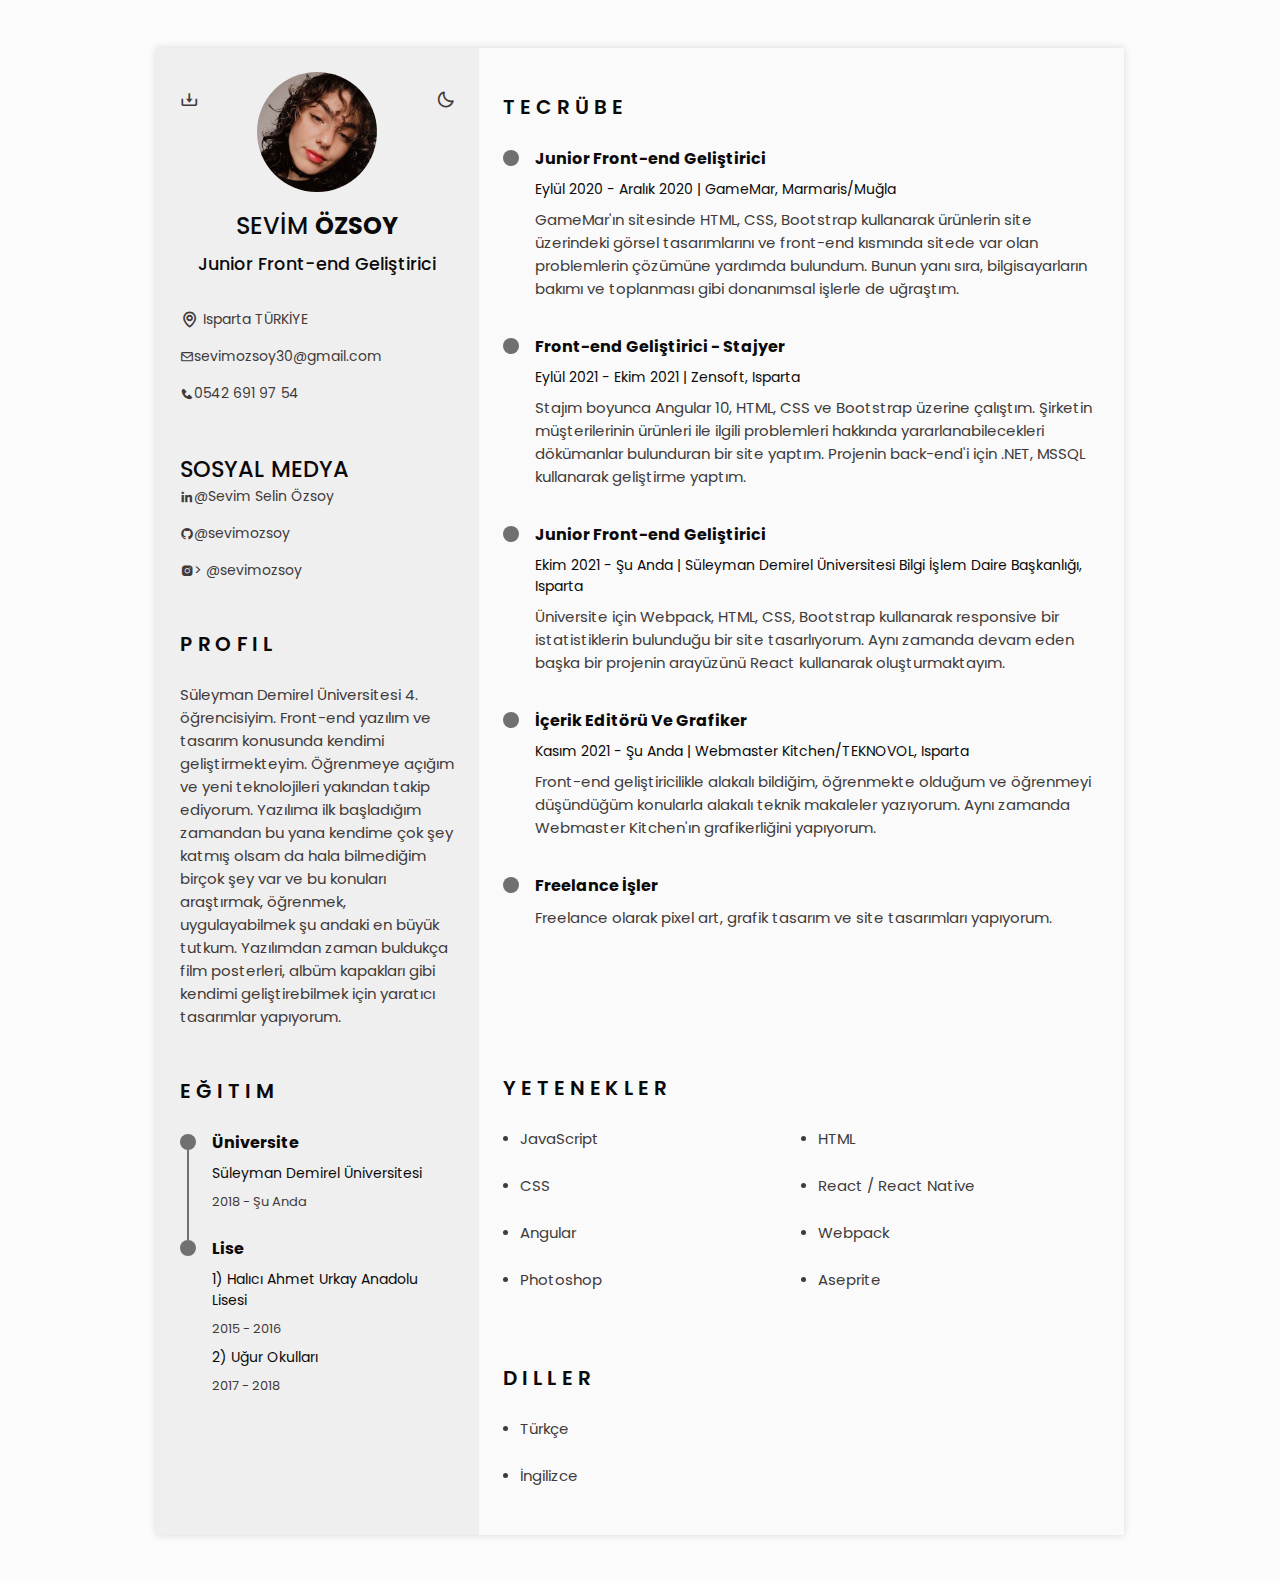
<file: index.html>
<!DOCTYPE html>

<html lang="en">

<head>
    <meta charset="UTF-8">
    <meta name="viewport" content="width=device-width, initial-scale=1.0">

    <!--========== BOX ICONS ==========-->
    <link rel="stylesheet" href="https://cdn.jsdelivr.net/npm/boxicons@latest/css/boxicons.min.css">
    <!-- https://boxicons.com-->


    <!--========== CSS ==========-->
    <link rel="stylesheet" href="assets/css/styles.css">
    <!-- gorunumu iceren dosyanın linkini burdan cekecek-->

    <title>Responsive resume cv</title>
</head>

<body>
    <!--========== HEADER ==========-->
    <header class="l-header" id="header">
        <nav class="nav bd-container">
            <a href="#" class="nav__logo">Sevim</a>

            <div class="nav__menu" id="nav-menu">
                <ul class="nav__list">
                    <li class="nav__item">
                        <a href="#home" class="nav__link active-link">
                            <i class='bx bx-home-alt nav__icon'></i>Home
                        </a>
                    </li>

                    <li class="nav__item">
                        <a href="#profile" class="nav__link">
                            <i class='bx bx-user-pin'></i>Profile
                        </a>
                    </li>

                    <li class="nav__item">
                        <a href="#education" class="nav__link">
                            <i class='bx bx-book'></i>Education
                        </a>
                    </li>

                    <li class="nav__item">
                        <a href="#skills" class="nav__link">
                            <i class='bx bx-list-check'></i>Skills
                        </a>
                    </li>

                    <li class="nav__item">
                        <a href="#experience" class="nav__link">
                            <i class='bx bx-briefcase'></i>Experience
                        </a>
                    </li>
                </ul>
            </div>
            <div class="nav__toggle" id="nav-toggle">
                <i class='bx bx-grid-alt'></i>
            </div>
        </nav>

    </header>

    <main class="l-main bd-container">
        <!-- All elements within this div, is generated in PDF -->
        <div class="resume" id="area-cv">
            <div class="resume__left">
                <!--========== HOME ==========-->
                <section class="home" id="home">
                    <div class="home_container section bd-grid">
                        <div class="home__data bd-grid">
                            <img src="assets/img/image0.jpg" alt="" class="home__img">
                            <h1 class="home__title"> SEVİM <b> ÖZSOY</b> </h1>
                            <h3 class="home__proffesion"> Junior Front-end Geliştirici</h3>

                            <!-- Button to generate and download the pdf. Available for desktop. -->
                            <div>
                                <a download="" href="assets/pdf/ResumeCv.pdf" class="home__button-movil">Download</a>
                            </div>
                        </div>

                        <div class="home__address bd-grid">
                            <span class="home__information">
                                <i class='bx bx-map home__icon'></i> Isparta TÜRKİYE
                            </span>

                            <span class="home__information">
                                <i class='bx bx-envelope'></i> sevimozsoy30@gmail.com
                            </span>

                            <span class="home__information">
                                <i class='bx bxs-phone'></i></i> 0542 691 97 54
                            </span>
                        </div>

                    </div>
                    <!-- Theme change button -->
                    <i class='bx bx-moon change-theme' title="Theme" id="theme-button"></i>

                    <i class='bx bx-download generate-pdf' title="Generate PDF" id="resume-button"></i>

                </section>

                <!--========== SOCIAL ==========-->
                <section class="social section">
                    <h2 class="section-tittle">SOSYAL MEDYA</h2>

                    <div class="social__container bd-grid">
                        <a href="https://www.linkedin.com/in/sevimözsoy/" target="_blank" class="social__link">
                            <i class='bx bxl-linkedin social_icon'></i> @Sevim Selin Özsoy
                        </a>
                        <a href="https://github.com/sevimozsoy" target="_blank" class="social__link">
                            <i class='bx bxl-github social_icon'></i> @sevimozsoy
                        </a>
                        <a href="https://www.instagram.com/mustkilldrowners/" target="_blank" class="social__link">
                            <i class='bx bxl-instagram-alt'></i>> @sevimozsoy
                        </a>
                    </div>
                </section>

                <!--========== PROFILE ==========-->
                <section class="profile section" id="profile">
                    <h2 class="section-title">Profil</h2>

                    <p class="profile__description">Süleyman Demirel Üniversitesi 4. öğrencisiyim. Front-end yazılım ve tasarım konusunda kendimi geliştirmekteyim. Öğrenmeye açığım ve yeni teknolojileri yakından takip ediyorum. Yazılıma ilk başladığım zamandan bu yana kendime çok şey katmış olsam da hala bilmediğim birçok şey var ve bu konuları araştırmak, öğrenmek, uygulayabilmek şu andaki en büyük tutkum. Yazılımdan zaman buldukça film posterleri, albüm kapakları gibi kendimi geliştirebilmek için yaratıcı tasarımlar yapıyorum.</p>
                </section>

                <!--========== EDUCATION ==========-->
                <section class="education section" id="education">
                    <h2 class="section-title">Eğitim</h2>
                    <div class="education__container bd-grid">
                        <div class="education__container bd-grid">
                            <div class="education__content">
                                <div class="education__time">
                                    <span class="education__rounder"></span>
                                    <span class="education__line"></span>
                                </div>

                                <div class="education__data bd-grid">
                                    <h3 class="education__title">Üniversite</h3>
                                    <span class="education__studies">Süleyman Demirel Üniversitesi</span>
                                    <span class="education__year">2018 - Şu Anda</span>
                                </div>
                            </div>
                        </div>

                        <div class="education__container bd-grid">
                            <div class="education__content">
                                <div class="education__time">
                                    <span class="education__rounder"></span>
                                    <!-- <span class="education__line"></span> -->
                                </div>

                                <div class="education__data bd-grid">
                                    <h3 class="education__title">Lise</h3>
                                    <span class="education__studies"> 1) Halıcı Ahmet Urkay Anadolu Lisesi</span>
                                    <span class="education__year">2015 - 2016</span>
                                    <span class="education__studies">2) Uğur Okulları</span>
                                    <span class="education__year">2017 - 2018</span>
                                </div>
                            </div>
                        </div>

                    </div>
                </section>


                <!--========== SKILLS  ==========-->


            </div>

            <div class="resume__right">
                <!--========== EXPERIENCE ==========-->
                <div style="margin:20px"></div>
                <section class="experience section" id="experience">
                    <h2 class="section-title">Tecrübe</h2>
                    <div class="experience__container bd-grid">
                        <div class="experience__content">
                            <div class="experience__time">
                                <span class="experience__rounder"></span>
                                <span class="experience__line"></span>
                            </div>

                            <div class="experience__data bd-grid">
                                <h3 class="experience__title">Junior Front-end Geliştirici</h3>
                                <span class="experience__company"> Eylül 2020 - Aralık 2020 | GameMar, Marmaris/Muğla</span>
                                <p class="experience__description">GameMar'ın sitesinde HTML, CSS, Bootstrap kullanarak ürünlerin site üzerindeki görsel tasarımlarını ve front-end kısmında sitede var olan problemlerin çözümüne yardımda bulundum. Bunun yanı sıra, bilgisayarların bakımı ve toplanması gibi donanımsal işlerle de uğraştım.</p>
                            </div>
                            
                        </div>
                        <div style="margin: 5px"></div>  
                    </div>
                    <div class="experience__container bd-grid">
                        <div class="experience__content">
                            <div class="experience__time">
                                <span class="experience__rounder"></span>
                                <span class="experience__line"></span>
                            </div>

                            <div class="experience__data bd-grid">
                                <h3 class="experience__title">Front-end Geliştirici - Stajyer</h3>
                                <span class="experience__company"> Eylül 2021 - Ekim 2021 | Zensoft, Isparta</span>
                                <p class="experience__description">Stajım boyunca Angular 10, HTML, CSS ve Bootstrap üzerine çalıştım. Şirketin müşterilerinin ürünleri ile ilgili problemleri hakkında yararlanabilecekleri dökümanlar bulunduran bir site yaptım. Projenin back-end'i için .NET, MSSQL kullanarak geliştirme yaptım.</p>
                            </div>
                            
                        </div>  
                        <div style="margin: 5px"></div>
                    </div>
                    <div class="experience__container bd-grid">
                        <div class="experience__content">
                            <div class="experience__time">
                                <span class="experience__rounder"></span>
                                <span class="experience__line"></span>
                            </div>

                            <div class="experience__data bd-grid">
                                <h3 class="experience__title">Junior Front-end Geliştirici</h3>
                                <span class="experience__company">Ekim 2021 - Şu Anda | Süleyman Demirel Üniversitesi Bilgi İşlem Daire Başkanlığı, Isparta</span>
                                <p class="experience__description">Üniversite için Webpack, HTML, CSS, Bootstrap kullanarak responsive bir istatistiklerin bulunduğu bir site tasarlıyorum. Aynı zamanda devam eden başka bir projenin arayüzünü React kullanarak oluşturmaktayım.</p>
                            </div>                            
                        </div>  
                        <div style="margin: 5px"></div>
                    </div>
                    <div class="experience__container bd-grid">
                        <div class="experience__content">
                            <div class="experience__time">
                                <span class="experience__rounder"></span>
                                <span class="experience__line"></span>
                            </div>

                            <div class="experience__data bd-grid">
                                <h3 class="experience__title">İçerik Editörü Ve Grafiker</h3>
                                <span class="experience__company">Kasım 2021 - Şu Anda | Webmaster Kitchen/TEKNOVOL, Isparta</span>
                                <p class="experience__description">Front-end geliştiricilikle alakalı bildiğim, öğrenmekte olduğum ve öğrenmeyi düşündüğüm konularla alakalı teknik makaleler yazıyorum. Aynı zamanda Webmaster Kitchen'ın grafikerliğini yapıyorum.</p>
                            </div>   
                        </div>
                        <div style="margin: 5px"></div>  
                    </div>
                    <div class="experience__container bd-grid">
                        <div class="experience__content">
                            <div class="experience__time">
                                <span class="experience__rounder"></span>
                                <span class="experience__line"></span>
                            </div>

                            <div class="experience__data bd-grid">
                                <h3 class="experience__title">Freelance İşler</h3>
                                <p class="experience__description">Freelance olarak pixel art, grafik tasarım ve site tasarımları yapıyorum.</p>
                            </div>   
                        </div>  
                    </div>
                </section>

                <!--========== CERTIFICATES ==========-->
                <section class="certificate section" id="certificates">

                </section>

                <!--========== REFERENCES ==========-->
                <section class="references section" id="references">

                </section>

                <!--========== LANGUAGES ==========-->
                <section class="languages section">
                    <h2 class="section-title">YETENEKLER</h2>

                    <div class="languages__container">
                        <ul class="languages__content bd-grid">
                            <li class="languages__name">
                                <span class="languages__circle"></span> JavaScript
                            </li>
                            <li class="languages__name">
                                <span class="languages__circle"></span> HTML
                            </li>
                            <li class="languages__name">
                                <span class="languages__circle"></span> CSS
                            </li>
                            <li class="languages__name">
                                <span class="languages__circle"></span> React / React Native
                            </li>
                            <li class="languages__name">
                                <span class="languages__circle"></span> Angular
                            </li>
                            <li class="languages__name">
                                <span class="languages__circle"></span> Webpack
                            </li>
                            <li class="languages__name">
                                <span class="languages__circle"></span> Photoshop
                            </li>
                            <li class="languages__name">
                                <span class="languages__circle"></span> Aseprite
                            </li>
                        </ul>
                    </div>
                </section>

                <section class="skills section" id="skills">
                    <h2 class="section-title">Diller</h2>
                    <div class="skills__content bd-grid">
                        <ul class="skills__data">
                            <li class="skills__name">
                                <span class="skills__circle"></span> Türkçe
                            </li>
                            <li class="skills__name">
                                <span class="skills__circle"></span> İngilizce
                            </li>
                        </ul>


                        </ul>
                    </div>
                </section>

            </div>
        </div>
    </main>

    <!--========== SCROLL TOP ==========-->
    <a href="#" class="scrolltop" id="scroll-top">
        <i class='bx bx-up-arrow-alt scrolltop__icon'></i>
    </a>

    <!--========== HTML2PDF ==========-->
    <script src="assets/js/html2pdf.bundle.min.js"></script>

    <!--========== MAIN JS ==========-->
    <script src="assets/js/main.js"></script>
</body>

</html>
</file>
<file: assets/css/styles.css>
/*===== GOOGLE FONTS =====*/

@import url('https://fonts.googleapis.com/css2?family=Poppins:wght@400;500;600&display=swap');

/*font kismi*/


/*===== VARIABLES CSS =====*/

:root {
    --header-height: 3rem;
    /*========== Colors ==========*/
    --title-color: #0B0A0A;
    --text-color: #403A3A;
    --text-color-light: #707070;
    --container-color: #FAFAFA;
    --container-color-alt: #F0EFEF;
    --body-color: #FCFCFC;
    /*========== Font and typography ==========*/
    --body-font: 'Poppins', sans-serif;
    --h1-font-size: 1.5rem;
    --h2-font-size: 1.25rem;
    --h3-font-size: 1rem;
    --normal-font-size: .938rem;
    --small-font-size: .875rem;
    --smaller-font-size: .813rem;
    /*========== Font weight ==========*/
    --font-medium: 500;
    --font-semi-bold: 600;
    /*========== Margins ==========*/
    /*margins are used to crate space around elements outside
	any defined borders*/
    --mb-1: .5rem;
    --mb-2: 1rem;
    --mb-3: 1.5rem;
    /*========== z index ==========*/
    --z-tooltip: 10;
    --z-fixed: 100;
}


/*========== BASE ==========*/

*,
::before,
::after {
    box-sizing: border-box
}

html {
    scroll-behavior: smooth;
}


/*========== Variables Dark theme ==========*/

body.dark-theme {
    --title-color: #f2f2f2;
    --text-color: #bfbfbf;
    --container-color: #212121;
    --container-color-alt: #181616;
    --body-color: #2b2b2b;
}


/*========== Button Dark/Light ==========*/

.change-theme {
    position: absolute;
    right: 0;
    top: 2.2em;
    display: flex;
    color: var(--text-color);
    font-size: 1.2rem;
    cursor: pointer;
}

.change-theme:hover {
    color: var(--title-color);
}


/*========== Font size variables to scale cv ==========*/

body.scale-cv {
    --h1-font-size: .938rem;
    --h2-font-size: .938rem;
    --h3-font-size: .875rem;
    --normal-font-size: .813rem;
    --small-font-size: .75rem;
    --smaller-font-size: .688rem;
}


/*========== Generate PDF button ==========*/

.generate-pdf {
    display: none;
    position: absolute;
    top: 2.2em;
    left: 0;
    font-size: 1.2rem;
    color: var(--text-color);
    cursor: pointer;
}

.generate-pdf:hover {
    color: var(--title-color);
}


/*========== Classes modified to reduce size and print on A4 sheet ==========*/

.scale-cv .change-theme,
.scale-cv .generate-pdf {
    display: none;
}

.scale-cv .bd-container {
    max-width: 595px;
}

.scale-cv .section {
    padding: 1.5rem 0 .80rem;
}

.scale-cv .section-title {
    margin-bottom: .75rem;
}

.scale-cv .resume__left,
.scale-cv .resume__right {
    padding: 0 1rem;
}

.scale-cv .home__img {
    width: 90px;
    height: 90px;
}

.scale-cv .home__container {
    gap: 1.5em;
}

.scale-cv .home__data {
    gap: .25rem;
}

.scale-cv .home__address,
.scale-cv .social__container {
    gap: .75rem;
}

.scale-cv.home__icon,
.scale-cv .social__icon,
.scale-cv .interests__icon {
    font-size: 1rem;
}

.scale-cv .education__container,
.scale-cv .experience__container {
    gap: 1rem;
}

.scale-cv.education__time,
.scale-cv .experience__time {
    padding-right: .5rem;
}

.scale-cv .education__rounder,
.scale-cv .experience__rounder {
    width: 11px;
    height: 11px;
    margin-top: .22rem;
}

.scale-cv .education__line {
    /* .scale-cv .experience__line */
    width: 1px;
    height: 110%;
    transform: translate(5px, 0);
}

.scale-cv .education__data,
.scale-cv .experience__data {
    gap: .25rem;
}

.scale-cv .skills__name {
    margin-bottom: var(--mb-1);
}

.scale-cv .interests__container {
    column-gap: 2.5rem;
}


/*to make print look good its body in a different marging themeother propities is same 
	as body*/

body {
    margin: 0 0 var(--header-height) 0;
    padding: 0;
    font-family: var(--body-font);
    font-size: var(--normal-font-size);
    background-color: var(--body-color);
    color: var(--text-color);
}

h1,
h2,
h3,
ul,
p {
    margin: 0;
}

h1,
h2,
h3 {
    color: var(--title-color);
    font-weight: var(--font-medium);
}


/*ul means unordered list*/

ul {
    padding: 0;
    list-style: none;
}

a {
    text-decoration: none
}

img {
    max-width: 100%;
    height: auto;
}


/*========== CLASS CSS ==========*/

.section {
    padding: 1.5rem 0;
}

.section-title {
    font-size: var(--h2-font-size);
    color: var(--title-color);
    font-weight: var(--font-semi-bold);
    text-transform: uppercase;
    letter-spacing: .35rem;
    text-align: center;
    margin-bottom: var(--mb-3);
}


/*========== LAYOUT ==========*/

.bd-container {
    max-width: 968px;
    width: calc(100% - 3rem);
    margin-left: var(--mb-3);
    margin-right: var(--mb-3);
}

.bd-grid {
    display: grid;
    gap: 1.5rem;
}

.l-header {
    width: 100%;
    position: fixed;
    bottom: 0;
    left: 0;
    z-index: var(--z-fixed);
    background-color: var(--body-color);
    box-shadow: 0 -1px 4px rgba(0, 0, 0, .1);
    transition: .3s;
}


/*========== NAV ==========*/

.nav {
    height: var(--header-height);
    display: flex;
    justify-content: space-between;
    align-items: center;
}

@media screen and (max-width:968px) {
    .nav__menu {
        position: fixed;
        bottom: -100%;
        left: 0;
        width: 100%;
        padding: 2rem 1.5rem;
        background-color: var(--body-color);
        box-shadow: 0 1px 4px rgba(0, 0, 0, .1);
        border-radius: 1rem 1rem 0 0;
        z-index: var(--z-fixed);
        transition: .3s;
    }
}

.nav__logo,
.nav__toggle {
    color: var(--title-color);
    font-weight: var(--font-medium);
}

.nav__toggle {
    font-size: 1.2rem;
    cursor: pointer;
}

.nav__item {
    text-align: center;
}

.nav__list {
    display: grid;
    grid-template-columns: repeat(3, 1fr);
    gap: 2rem;
}

.nav__link {
    display: flex;
    flex-direction: column;
    font-size: var(--smaller-font-size);
    color: var(--text-color-light);
    font-weight: var(--font-medium);
}

.nav__link:hover {
    color: var(--title-color);
}

.nav__icon {
    font-size: 1.2rem;
    margin-bottom: var(--mb-1);
}


/* Show menu */

.show-menu {
    bottom: var(--header-height);
}


/* Active menu link */

.active-link {
    color: var(--title-color);
}


/*========== HOME ==========*/

.home {
    position: relative;
}

.home__container {
    gap: 3rem;
}

.home__data {
    gap: .5rem;
    text-align: center;
}

.home__img {
    width: 120px;
    height: 120px;
    border-radius: 50%;
    justify-self: center;
    margin-bottom: var(--mb-1);
}

.home__title {
    font-size: var(--h1-font-size);
}

.home__profession {
    font-size: var(--normal-font-size);
    margin-bottom: var(--mb-1);
}

.home__address {
    gap: 1rem;
}

.home__information {
    display: flex;
    align-items: center;
    font-size: var(--small-font-size);
}

.home__icon {
    font-size: 1.2rem;
    margin-right: .25rem;
}

.home__button-movil {
    display: inline-block;
    border: 2px solid var(--text-color);
    color: var(--title-color);
    padding: 1rem 2rem;
    border-radius: .25rem;
    transition: .3s;
    font-weight: var(--font-medium);
    margin-top: var(--mb-3);
}

.home__button-movil:hover {
    background-color: var(--text-color);
    color: var(--container-color);
}


/*========== SOCIAL ==========*/

.social__container {
    grid-template-columns: max-content;
    gap: 1rem;
}

.social__link {
    display: inline-flex;
    align-items: center;
    font-size: var(--small-font-size);
    color: var(--text-color);
}

.social__link:hover {
    color: var(--title-color);
}

.social__icon {
    font-size: 1.2rem;
    margin-right: .25rem;
}


/*========== PROFILE ==========*/

.profile__description {
    text-align: center;
}


/*========== EDUCATION AND EXPERIENCE ==========*/

.education__content,
.experience__content {
    display: flex;
}

.education__time,
.experience__time {
    padding-right: 1rem;
}

.education__rounder,
.experience__rounder {
    position: relative;
    display: block;
    width: 16px;
    height: 16px;
    background-color: var(--text-color-light);
    border-radius: 50%;
    margin-top: .25rem;
}

.education__line
/*, .experience__line  */

{
    display: block;
    width: 2px;
    height: 110%;
    background-color: var(--text-color-light);
    transform: translate(7px, 0);
}

.education__data,
.experience__data {
    gap: .5rem;
}

.education__title,
.experience__title {
    font-size: var(--h3-font-size);
    font-weight: bold;
}

.education__studies,
.experience__company {
    font-size: var(--small-font-size);
    color: var(--title-color);
}

.education__year {
    font-size: var(--smaller-font-size);
}


/*========== SKILLS AND LANGUAGES ==========*/

.skills__content,
.languages__content {
    grid-template-columns: repeat(2, 1fr);
}

.languages__content {
    gap: 0;
}

.skills__name,
.languages__name {
    display: flex;
    align-items: center;
    margin-bottom: var(--mb-3);
}

.skills__circle,
.languages__circle {
    display: inline-block;
    width: 5px;
    height: 5px;
    background-color: var(--text-color);
    border-radius: 50%;
    margin-right: .75rem;
}


/*========== INTERESTS ==========*/

.interests__container {
    grid-template-columns: repeat(3, 1fr);
    margin-top: var(--mb-2);
}

.interests__content {
    display: flex;
    flex-direction: column;
    align-items: center;
}

.interests__icon {
    font-size: 1.5rem;
    color: var(--text-color-light);
    margin-bottom: .25rem;
}


/* Scroll top */

.scrolltop {
    position: fixed;
    right: 1rem;
    bottom: -20%;
    display: flex;
    justify-content: center;
    align-items: center;
    padding: .3rem;
    background-color: var(--container-color-alt);
    border-radius: .4rem;
    z-index: var(--z-fixed);
    transition: .4s;
    visibility: hidden;
}

.scrolltop__icon {
    font-size: 1.2rem;
    color: var(--text-color);
}

.show-scroll {
    visibility: visible;
    bottom: 5rem;
}


/*========== MEDIA QUERIES ==========*/


/* For small devices, menu two columns */

@media screen and (max-width: 320px) {
    .nav__list {
        grid-template-columns: repeat(2, 1fr);
        gap: 1rem .5rem;
    }
}


/* Classes modified for large screen size */

@media screen and (min-width: 968px) {
    body {
        margin: 3rem 0;
    }
    .bd-container {
        margin-left: auto;
        margin-right: auto;
    }
    .l-header,
    .scrolltop {
        display: none;
    }
    .resume {
        display: grid;
        grid-template-columns: .5fr 1fr;
        background-color: var(--container-color);
        box-shadow: 0 0 8px rgba(13, 12, 12, .15);
    }
    .resume__left {
        background-color: var(--container-color-alt);
    }
    .resume__left,
    .resume__right {
        padding: 0 1.5rem;
    }
    .generate-pdf {
        display: inline-block;
    }
    .section-title,
    .profile__description {
        text-align: initial;
    }
    .home__container {
        gap: 1.5em;
    }
    .home__button-movil {
        display: none;
    }
    .languages__container {
        grid-template-columns: repeat(3, max-content);
        column-gap: 3.5rem;
    }
    .interests__container {
        grid-template-columns: repeat(4, max-content);
        column-gap: 3.5rem;
    }
}
</file>
